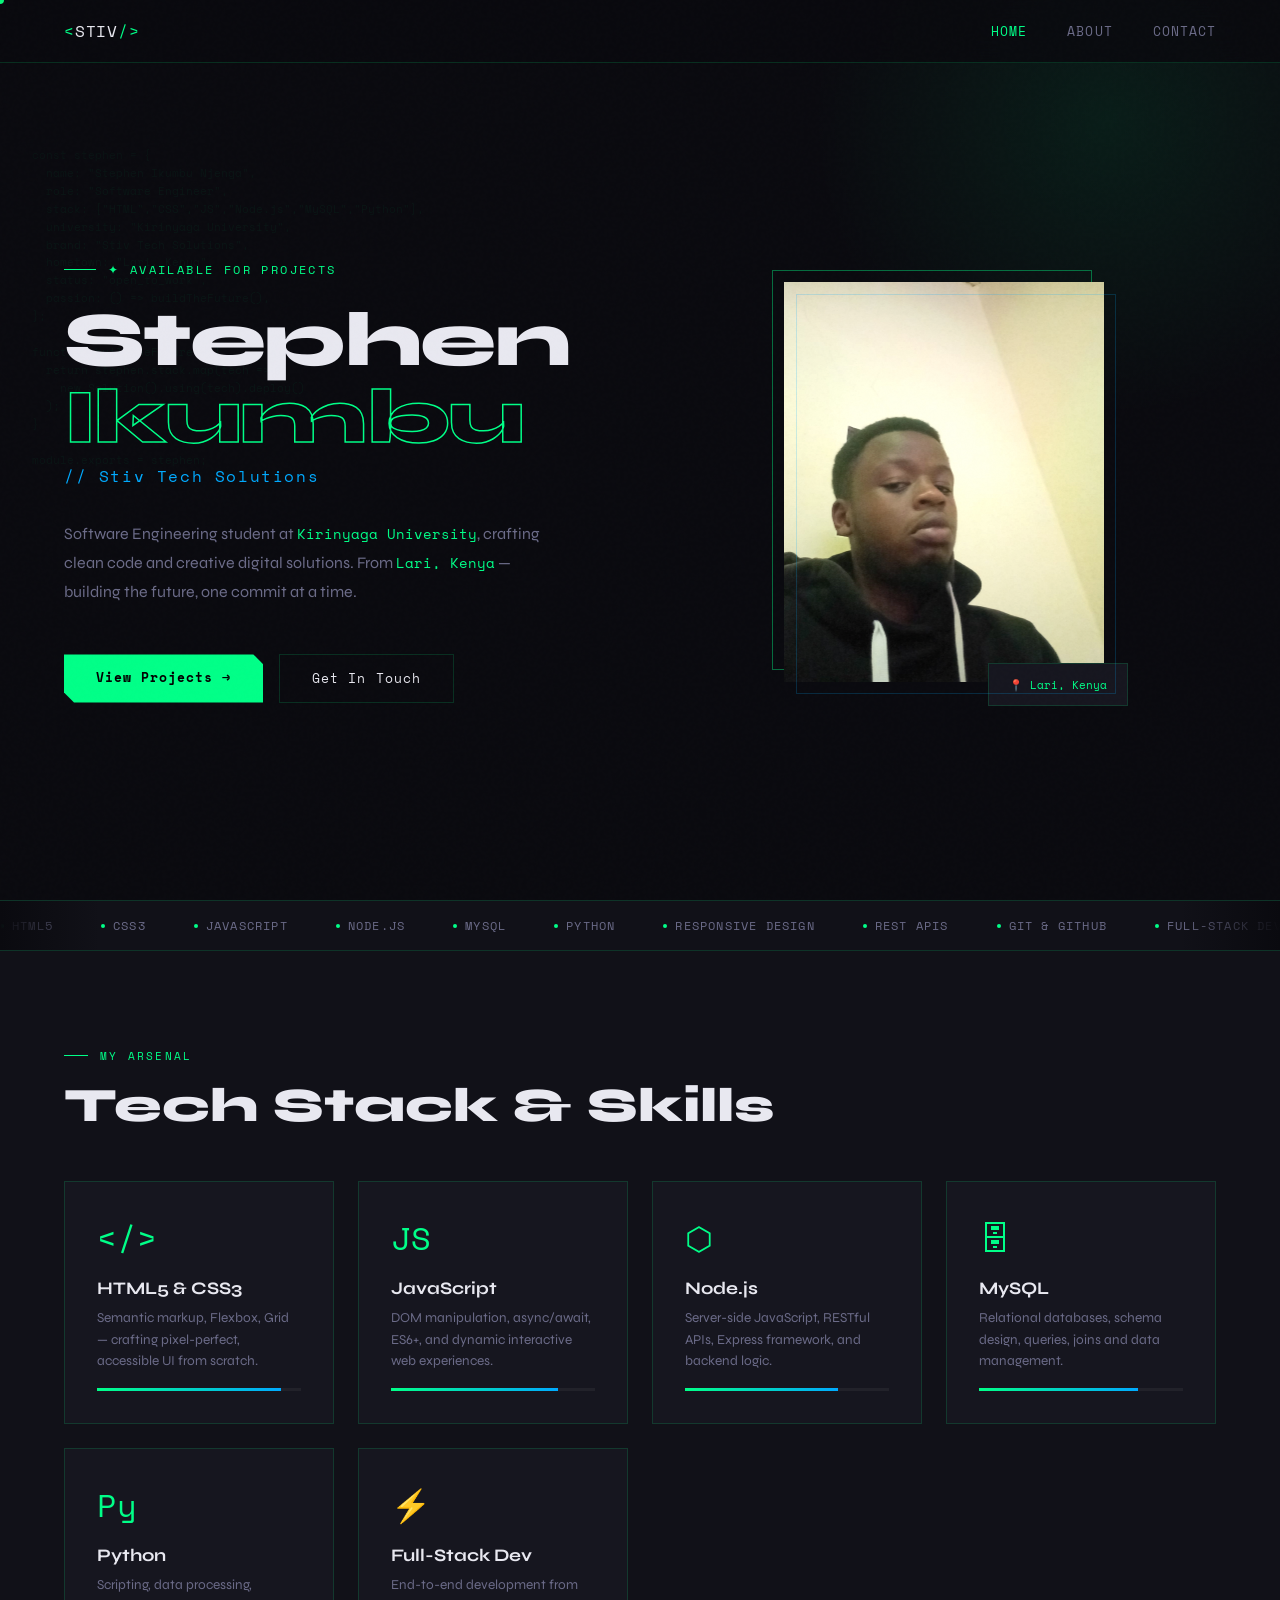
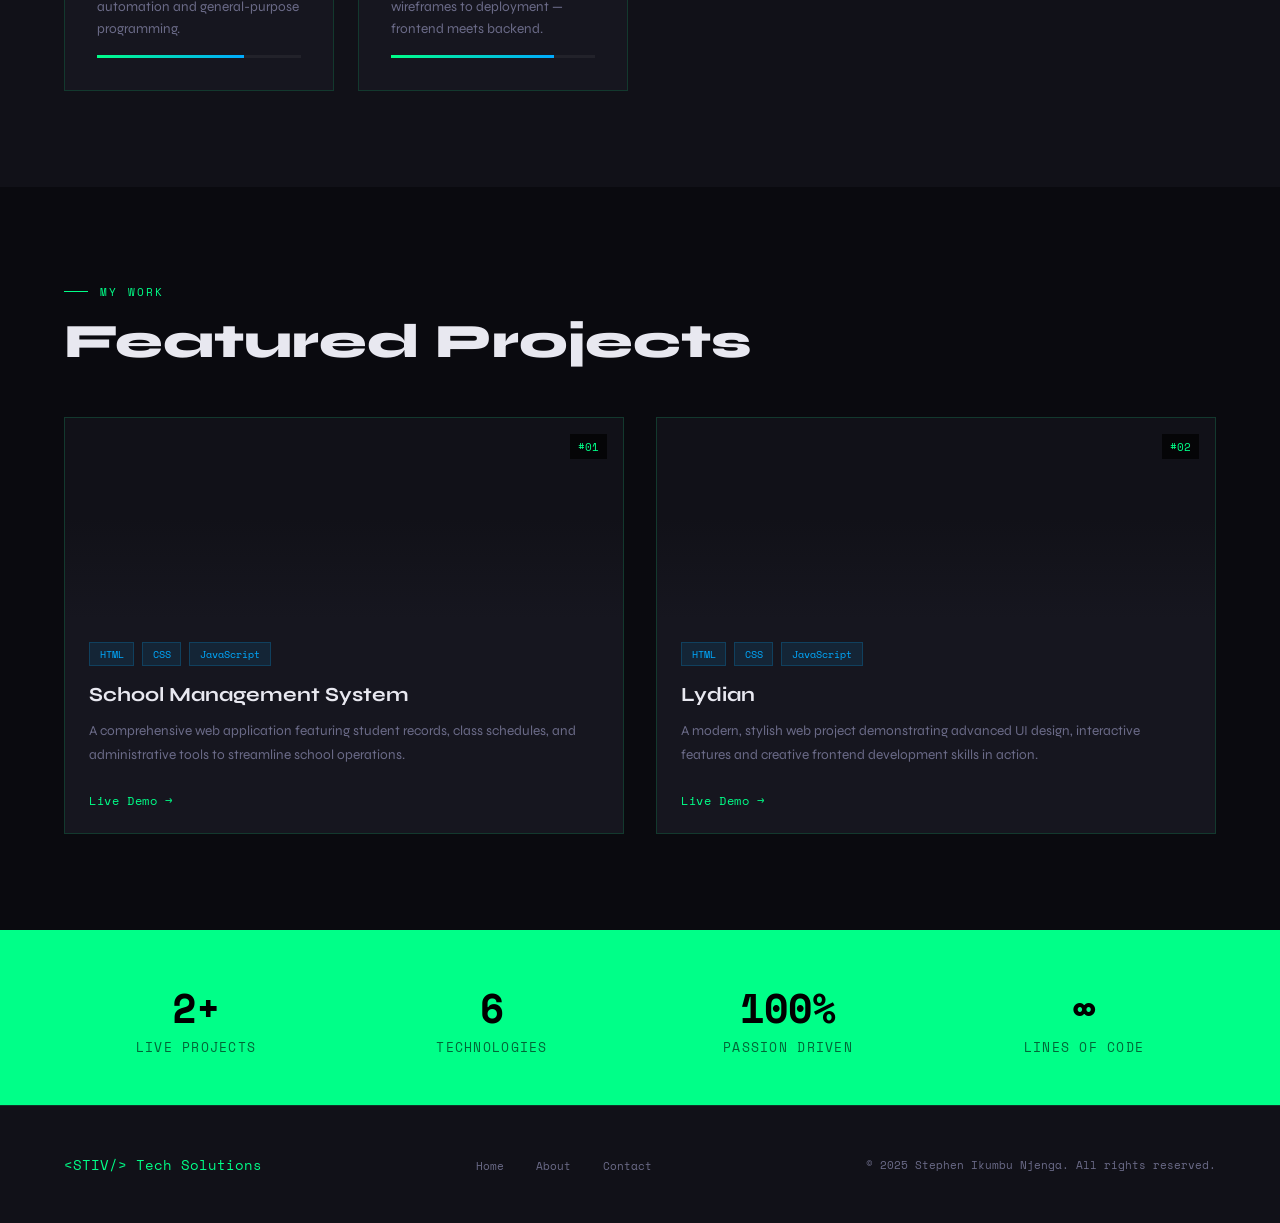
<file: index.html>
<!DOCTYPE html>
<html lang="en">
<head>
  <meta charset="UTF-8"/>
  <meta name="viewport" content="width=device-width, initial-scale=1.0"/>
  <title>Stiv Tech Solutions | Stephen Ikumbu Njenga</title>
  <link rel="preconnect" href="https://fonts.googleapis.com">
  <link href="https://fonts.googleapis.com/css2?family=Space+Mono:wght@400;700&family=Syne:wght@400;600;700;800&display=swap" rel="stylesheet">
  <link rel="stylesheet" href="style.css">
</head>
<body>

  <div class="cursor-dot" id="cursorDot"></div>

  <!-- ════════════════ NAV ════════════════ -->
  <nav id="navbar">
    <a href="index.html" class="nav-logo">&lt;<span>STIV</span>/&gt;</a>
    <button class="hamburger" id="hamburger" aria-label="Toggle Menu">
      <span></span><span></span><span></span>
    </button>
    <ul class="nav-links" id="navLinks">
      <li><a href="index.html" class="active">Home</a></li>
      <li><a href="about.html">About</a></li>
      <li><a href="contact.html">Contact</a></li>
    </ul>
  </nav>

  <!-- ════════════════ HERO ════════════════ -->
  <section class="hero">
    <div class="hero-code-bg" aria-hidden="true">
const stephen = {
  name: "Stephen Ikumbu Njenga",
  role: "Software Engineer",
  stack: ["HTML","CSS","JS","Node.js","MySQL","Python"],
  university: "Kirinyaga University",
  brand: "Stiv Tech Solutions",
  hometown: "Lari, Kenya",
  status: "open_to_work",
  passion: () => buildTheFuture(),
};

function buildTheFuture() {
  return stephen.stack.map(tech =>
    new Solution().using(tech).deploy()
  );
}

module.exports = stephen;
    </div>

    <div class="hero-left">
      <div class="hero-eyebrow">✦ Available for Projects</div>
      <h1 class="hero-name">
        <span class="first">Stephen</span>
        <span class="last">Ikumbu</span>
      </h1>
      <div class="hero-brand">// Stiv Tech Solutions</div>
      <p class="hero-desc">
        Software Engineering student at <em class="hl">Kirinyaga University</em>,
        crafting clean code and creative digital solutions.
        From <em class="hl">Lari, Kenya</em> — building the future, one commit at a time.
      </p>
      <div class="hero-btns">
        <a href="#projects" class="btn-primary">View Projects →</a>
        <a href="contact.html" class="btn-secondary">Get In Touch</a>
      </div>
    </div>

    <div class="hero-right">
      <div class="profile-frame">
        <img src="WhatsApp Image 2026-03-30 at 10.53.13 AM.jpeg" alt="Stephen Ikumbu Njenga" class="profile-photo"/>
        <div class="profile-badge">📍 Lari, Kenya</div>
      </div>
    </div>
  </section>

  <!-- ════════════════ TECH TICKER ════════════════ -->
  <div class="tech-ticker">
    <div class="ticker-track">
      <span class="ticker-item"><span class="dot"></span>HTML5</span>
      <span class="ticker-item"><span class="dot"></span>CSS3</span>
      <span class="ticker-item"><span class="dot"></span>JavaScript</span>
      <span class="ticker-item"><span class="dot"></span>Node.js</span>
      <span class="ticker-item"><span class="dot"></span>MySQL</span>
      <span class="ticker-item"><span class="dot"></span>Python</span>
      <span class="ticker-item"><span class="dot"></span>Responsive Design</span>
      <span class="ticker-item"><span class="dot"></span>REST APIs</span>
      <span class="ticker-item"><span class="dot"></span>Git &amp; GitHub</span>
      <span class="ticker-item"><span class="dot"></span>Full-Stack Dev</span>
      <span class="ticker-item"><span class="dot"></span>HTML5</span>
      <span class="ticker-item"><span class="dot"></span>CSS3</span>
      <span class="ticker-item"><span class="dot"></span>JavaScript</span>
      <span class="ticker-item"><span class="dot"></span>Node.js</span>
      <span class="ticker-item"><span class="dot"></span>MySQL</span>
      <span class="ticker-item"><span class="dot"></span>Python</span>
      <span class="ticker-item"><span class="dot"></span>Responsive Design</span>
      <span class="ticker-item"><span class="dot"></span>REST APIs</span>
      <span class="ticker-item"><span class="dot"></span>Git &amp; GitHub</span>
      <span class="ticker-item"><span class="dot"></span>Full-Stack Dev</span>
    </div>
  </div>

  <!-- ════════════════ SKILLS ════════════════ -->
  <section class="skills-section">
    <div class="section-label">My Arsenal</div>
    <h2 class="section-title">Tech Stack &amp; Skills</h2>
    <div class="skills-grid">
      <div class="skill-card reveal">
        <div class="skill-icon">&lt;/&gt;</div>
        <div class="skill-name">HTML5 &amp; CSS3</div>
        <div class="skill-desc">Semantic markup, Flexbox, Grid — crafting pixel-perfect, accessible UI from scratch.</div>
        <div class="skill-bar-bg"><div class="skill-bar" style="width:90%"></div></div>
      </div>
      <div class="skill-card reveal">
        <div class="skill-icon">JS</div>
        <div class="skill-name">JavaScript</div>
        <div class="skill-desc">DOM manipulation, async/await, ES6+, and dynamic interactive web experiences.</div>
        <div class="skill-bar-bg"><div class="skill-bar" style="width:82%"></div></div>
      </div>
      <div class="skill-card reveal">
        <div class="skill-icon">⬡</div>
        <div class="skill-name">Node.js</div>
        <div class="skill-desc">Server-side JavaScript, RESTful APIs, Express framework, and backend logic.</div>
        <div class="skill-bar-bg"><div class="skill-bar" style="width:75%"></div></div>
      </div>
      <div class="skill-card reveal">
        <div class="skill-icon">🗄</div>
        <div class="skill-name">MySQL</div>
        <div class="skill-desc">Relational databases, schema design, queries, joins and data management.</div>
        <div class="skill-bar-bg"><div class="skill-bar" style="width:78%"></div></div>
      </div>
      <div class="skill-card reveal">
        <div class="skill-icon">Py</div>
        <div class="skill-name">Python</div>
        <div class="skill-desc">Scripting, data processing, automation and general-purpose programming.</div>
        <div class="skill-bar-bg"><div class="skill-bar" style="width:72%"></div></div>
      </div>
      <div class="skill-card reveal">
        <div class="skill-icon">⚡</div>
        <div class="skill-name">Full-Stack Dev</div>
        <div class="skill-desc">End-to-end development from wireframes to deployment — frontend meets backend.</div>
        <div class="skill-bar-bg"><div class="skill-bar" style="width:80%"></div></div>
      </div>
    </div>
  </section>

  <!-- ════════════════ PROJECTS ════════════════ -->
  <section id="projects" class="projects-section">
    <div class="section-label">My Work</div>
    <h2 class="section-title">Featured Projects</h2>
    <div class="projects-grid">
      <div class="project-card reveal">
        <div class="project-preview">
          <iframe src="https://stivcoder.github.io/management-school-/" loading="lazy" title="School Management System" scrolling="no"></iframe>
          <div class="project-preview-overlay"></div>
          <div class="project-number">#01</div>
        </div>
        <div class="project-body">
          <div class="project-tags">
            <span class="tag">HTML</span><span class="tag">CSS</span><span class="tag">JavaScript</span>
          </div>
          <div class="project-title">School Management System</div>
          <p class="project-desc">A comprehensive web application featuring student records, class schedules, and administrative tools to streamline school operations.</p>
          <a href="https://stivcoder.github.io/management-school-/" target="_blank" rel="noopener" class="project-link">Live Demo →</a>
        </div>
      </div>
      <div class="project-card reveal">
        <div class="project-preview">
          <iframe src="https://stivcoder.github.io/lydian/" loading="lazy" title="Lydian" scrolling="no"></iframe>
          <div class="project-preview-overlay"></div>
          <div class="project-number">#02</div>
        </div>
        <div class="project-body">
          <div class="project-tags">
            <span class="tag">HTML</span><span class="tag">CSS</span><span class="tag">JavaScript</span>
          </div>
          <div class="project-title">Lydian</div>
          <p class="project-desc">A modern, stylish web project demonstrating advanced UI design, interactive features and creative frontend development skills in action.</p>
          <a href="https://stivcoder.github.io/lydian/" target="_blank" rel="noopener" class="project-link">Live Demo →</a>
        </div>
      </div>
    </div>
  </section>

  <!-- ════════════════ STATS ════════════════ -->
  <div class="stats-bar">
    <div class="stat-item"><span class="stat-num">2+</span><span class="stat-label">Live Projects</span></div>
    <div class="stat-item"><span class="stat-num">6</span><span class="stat-label">Technologies</span></div>
    <div class="stat-item"><span class="stat-num">100%</span><span class="stat-label">Passion Driven</span></div>
    <div class="stat-item"><span class="stat-num">∞</span><span class="stat-label">Lines of Code</span></div>
  </div>

  <!-- ════════════════ FOOTER ════════════════ -->
  <footer>
    <div class="footer-brand">&lt;STIV/&gt; Tech Solutions</div>
    <ul class="footer-nav">
      <li><a href="index.html">Home</a></li>
      <li><a href="about.html">About</a></li>
      <li><a href="contact.html">Contact</a></li>
    </ul>
    <div class="footer-copy">© 2025 Stephen Ikumbu Njenga. All rights reserved.</div>
  </footer>

  <script src="main.js"></script>
</body>
</html>
</file>
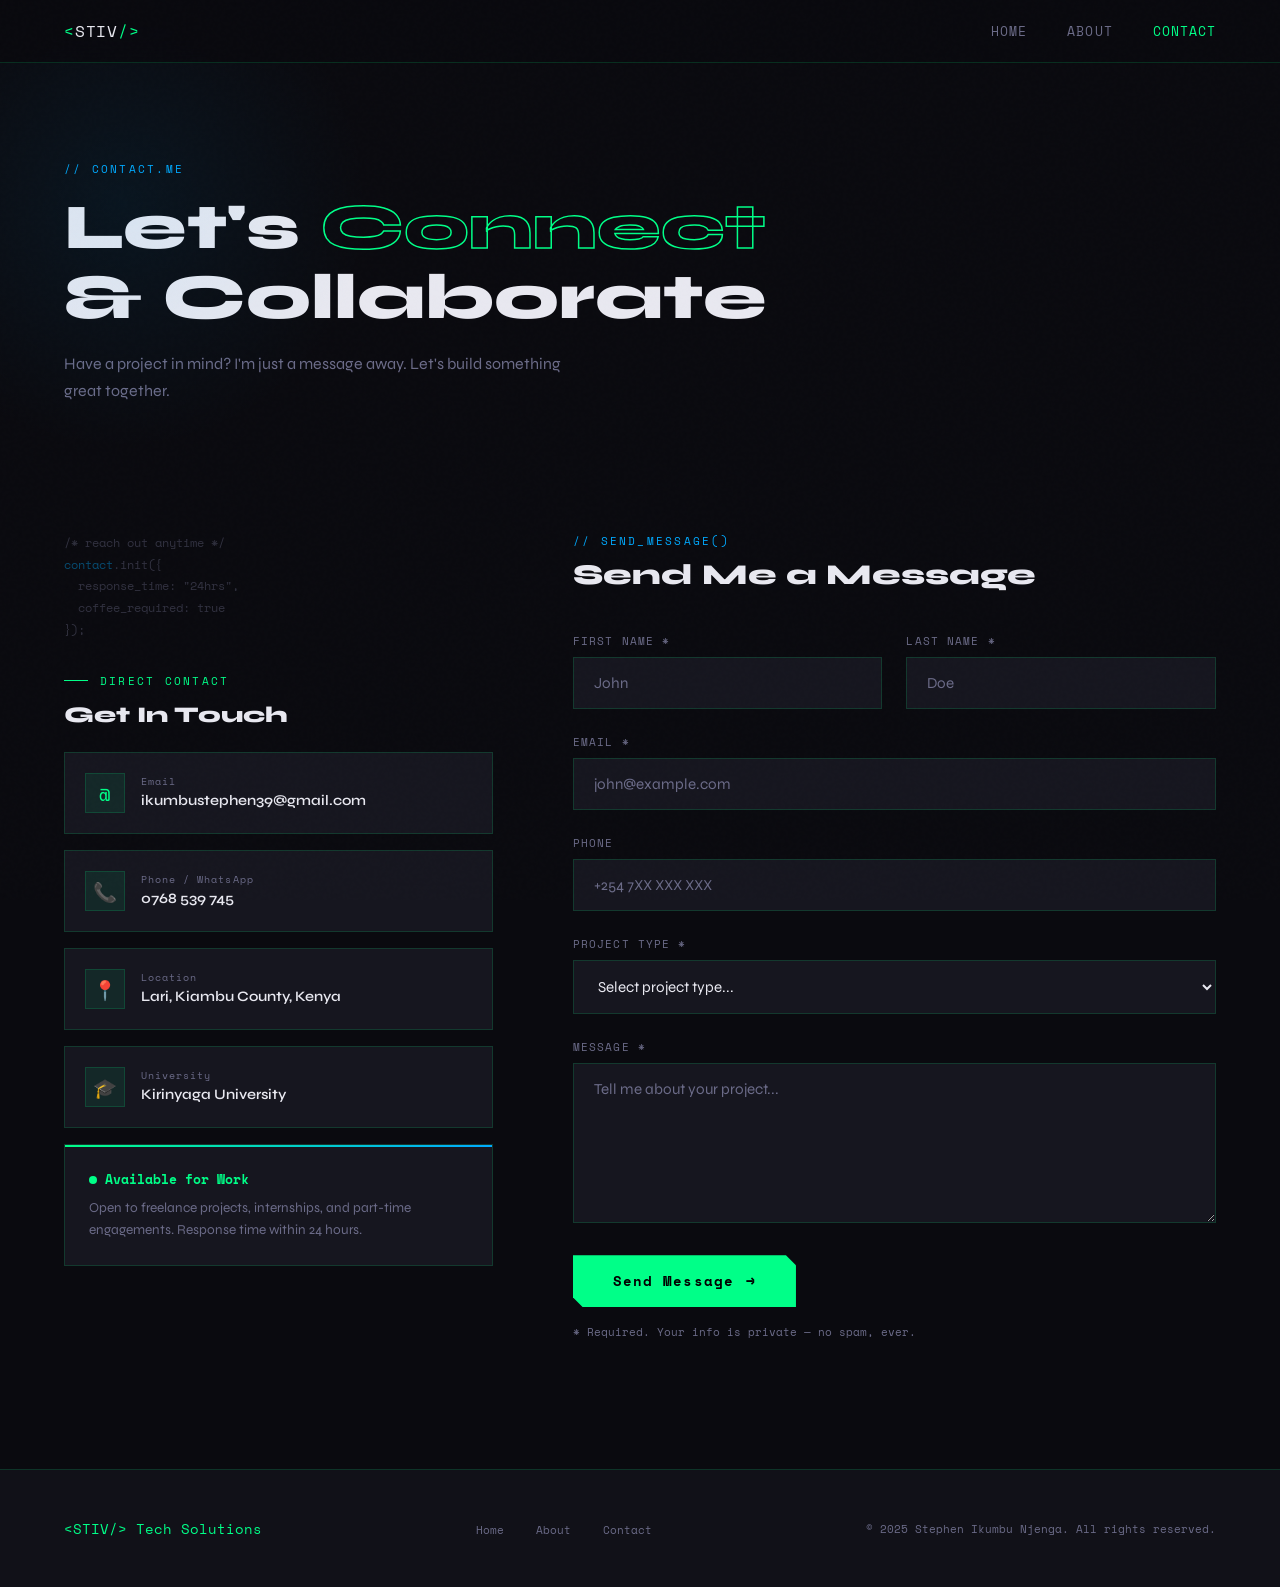
<file: contact.html>
<!DOCTYPE html>
<html lang="en">
<head>
  <meta charset="UTF-8"/>
  <meta name="viewport" content="width=device-width, initial-scale=1.0"/>
  <title>Contact | Stiv Tech Solutions</title>
  <link rel="preconnect" href="https://fonts.googleapis.com">
  <link href="https://fonts.googleapis.com/css2?family=Space+Mono:wght@400;700&family=Syne:wght@400;600;700;800&display=swap" rel="stylesheet">
  <link rel="stylesheet" href="style.css">
</head>
<body>
  <nav id="navbar">
    <a href="index.html" class="nav-logo">&lt;<span>STIV</span>/&gt;</a>
    <button class="hamburger" id="hamburger"><span></span><span></span><span></span></button>
    <ul class="nav-links" id="navLinks">
      <li><a href="index.html">Home</a></li>
      <li><a href="about.html">About</a></li>
      <li><a href="contact.html" class="active">Contact</a></li>
    </ul>
  </nav>

  <div class="page-header">
    <div class="page-label">// contact.me</div>
    <h1 class="page-title">Let's <span>Connect</span><br>&amp; Collaborate</h1>
    <p class="page-sub">Have a project in mind? I'm just a message away. Let's build something great together.</p>
  </div>

  <div class="contact-layout">
    <!-- LEFT -->
    <div class="contact-info reveal">
      <div class="code-comment">/* reach out anytime */<br><span>contact</span>.init({<br>&nbsp;&nbsp;response_time: "24hrs",<br>&nbsp;&nbsp;coffee_required: true<br>});</div>

      <div class="info-block">
        <div class="info-label">Direct Contact</div>
        <div class="info-title">Get In Touch</div>
        <a href="mailto:ikumbustephen39@gmail.com" class="contact-card">
          <div class="cc-icon">@</div>
          <div class="cc-body"><div class="cc-label">Email</div><div class="cc-value">ikumbustephen39@gmail.com</div></div>
        </a>
        <a href="tel:+254768539745" class="contact-card">
          <div class="cc-icon">📞</div>
          <div class="cc-body"><div class="cc-label">Phone / WhatsApp</div><div class="cc-value">0768 539 745</div></div>
        </a>
        <div class="contact-card">
          <div class="cc-icon">📍</div>
          <div class="cc-body"><div class="cc-label">Location</div><div class="cc-value">Lari, Kiambu County, Kenya</div></div>
        </div>
        <div class="contact-card">
          <div class="cc-icon">🎓</div>
          <div class="cc-body"><div class="cc-label">University</div><div class="cc-value">Kirinyaga University</div></div>
        </div>
      </div>

      <div class="availability">
        <div><span class="avail-dot"></span><span class="avail-status">Available for Work</span></div>
        <p class="avail-desc">Open to freelance projects, internships, and part-time engagements. Response time within 24 hours.</p>
      </div>
    </div>

    <!-- RIGHT -->
    <div class="contact-form-wrap reveal">
      <div class="form-header">
        <div class="form-header-label">// send_message()</div>
        <h2 class="form-header-title">Send Me a Message</h2>
      </div>

      <form id="contactForm" onsubmit="handleSubmit(event)">
        <div class="form-grid">
          <div class="form-field"><label for="firstName">First Name *</label><input type="text" id="firstName" placeholder="John" required/></div>
          <div class="form-field"><label for="lastName">Last Name *</label><input type="text" id="lastName" placeholder="Doe" required/></div>
          <div class="form-field full"><label for="email">Email *</label><input type="email" id="email" placeholder="john@example.com" required/></div>
          <div class="form-field full"><label for="phone">Phone</label><input type="tel" id="phone" placeholder="+254 7XX XXX XXX"/></div>
          <div class="form-field full">
            <label for="subject">Project Type *</label>
            <select id="subject" required>
              <option value="" disabled selected>Select project type...</option>
              <option>Website Development</option>
              <option>Web Application</option>
              <option>Backend / API Development</option>
              <option>Database Design (MySQL)</option>
              <option>Python Scripting / Automation</option>
              <option>Other / General Inquiry</option>
            </select>
          </div>
          <div class="form-field full"><label for="message">Message *</label><textarea id="message" placeholder="Tell me about your project..." required></textarea></div>
        </div>
        <div class="form-submit">
          <button type="submit" class="btn-submit" id="submitBtn"><span>Send Message</span><span>→</span></button>
          <p class="form-note">* Required. Your info is private — no spam, ever.</p>
        </div>
      </form>

      <div class="form-success" id="formSuccess">
        <div class="success-icon">✅</div>
        <div class="success-title">Message Sent!</div>
        <p class="success-msg">Thanks for reaching out! I'll reply within 24 hours.<br>Check out my <a href="index.html#projects">projects</a> in the meantime.</p>
      </div>
    </div>
  </div>

  <footer>
    <div class="footer-brand">&lt;STIV/&gt; Tech Solutions</div>
    <ul class="footer-nav">
      <li><a href="index.html">Home</a></li>
      <li><a href="about.html">About</a></li>
      <li><a href="contact.html">Contact</a></li>
    </ul>
    <div class="footer-copy">© 2025 Stephen Ikumbu Njenga. All rights reserved.</div>
  </footer>
  <script src="main.js"></script>
</body>
</html>
</file>
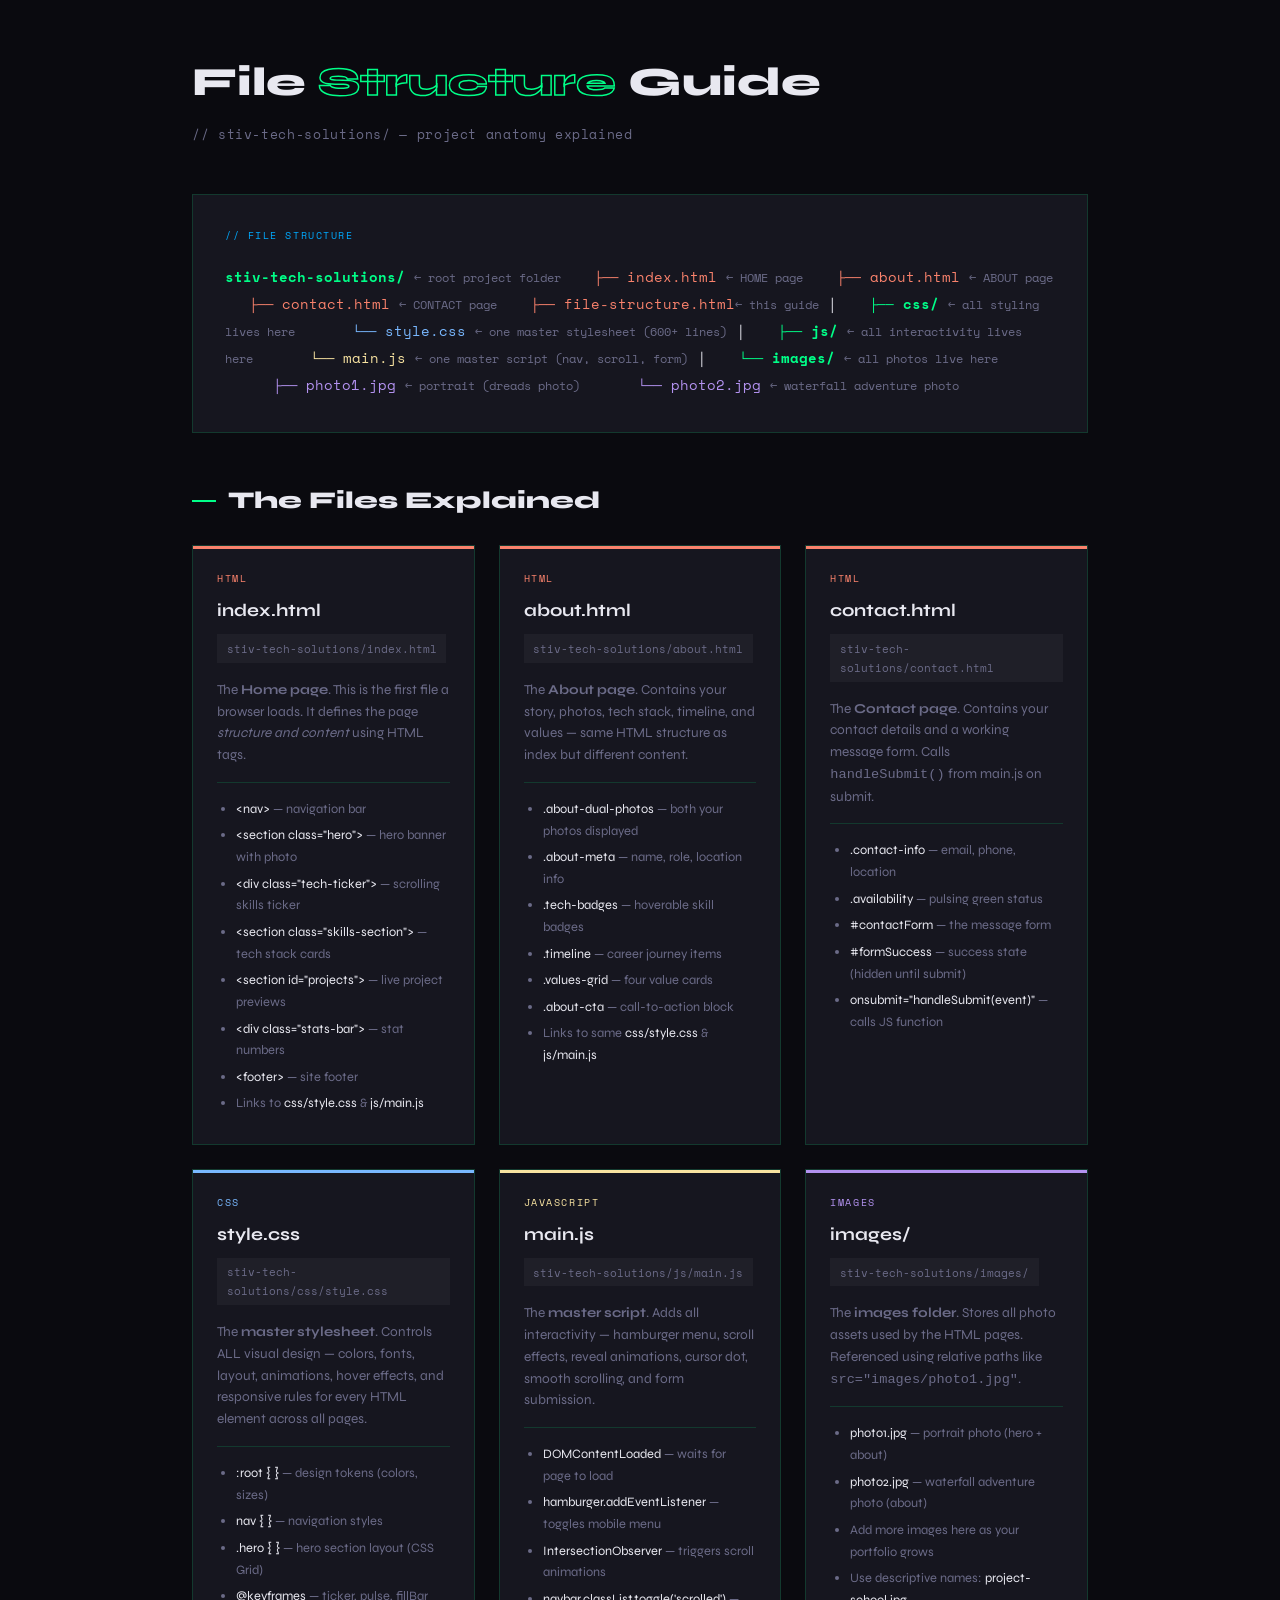
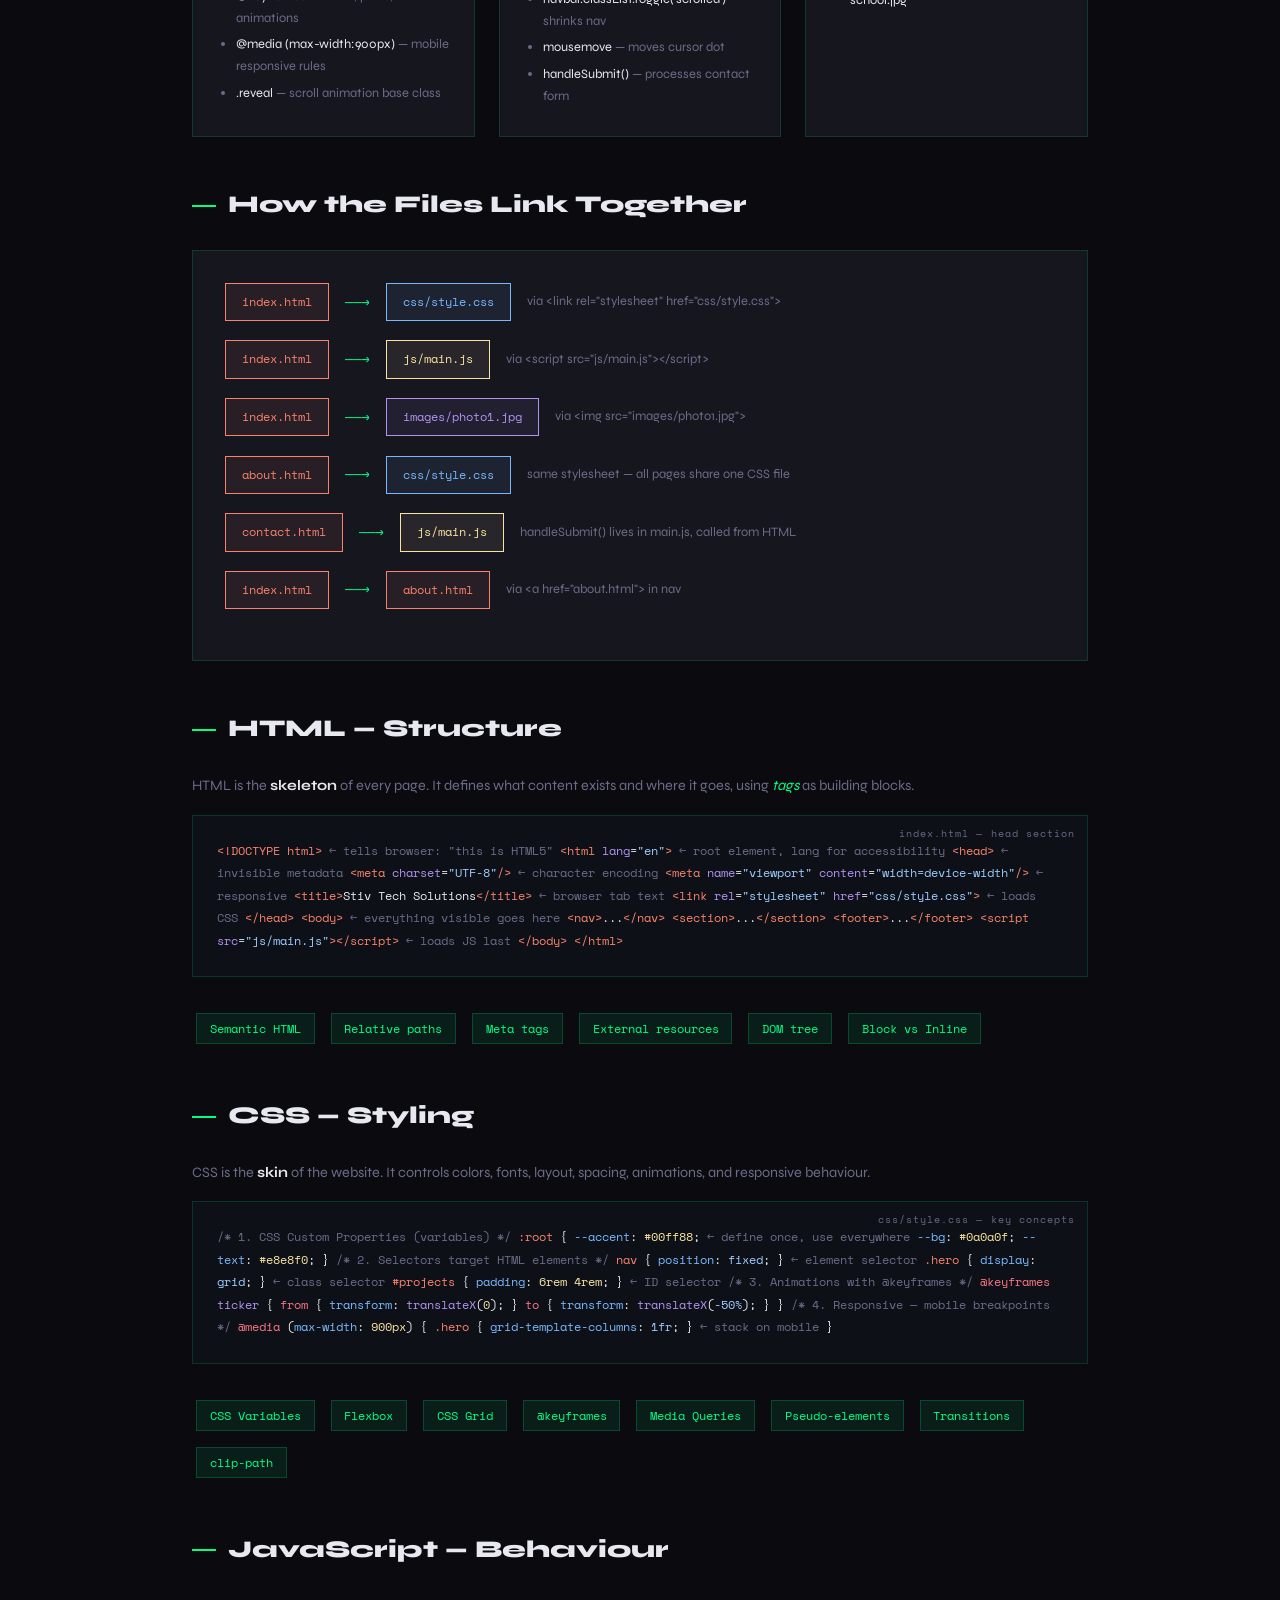
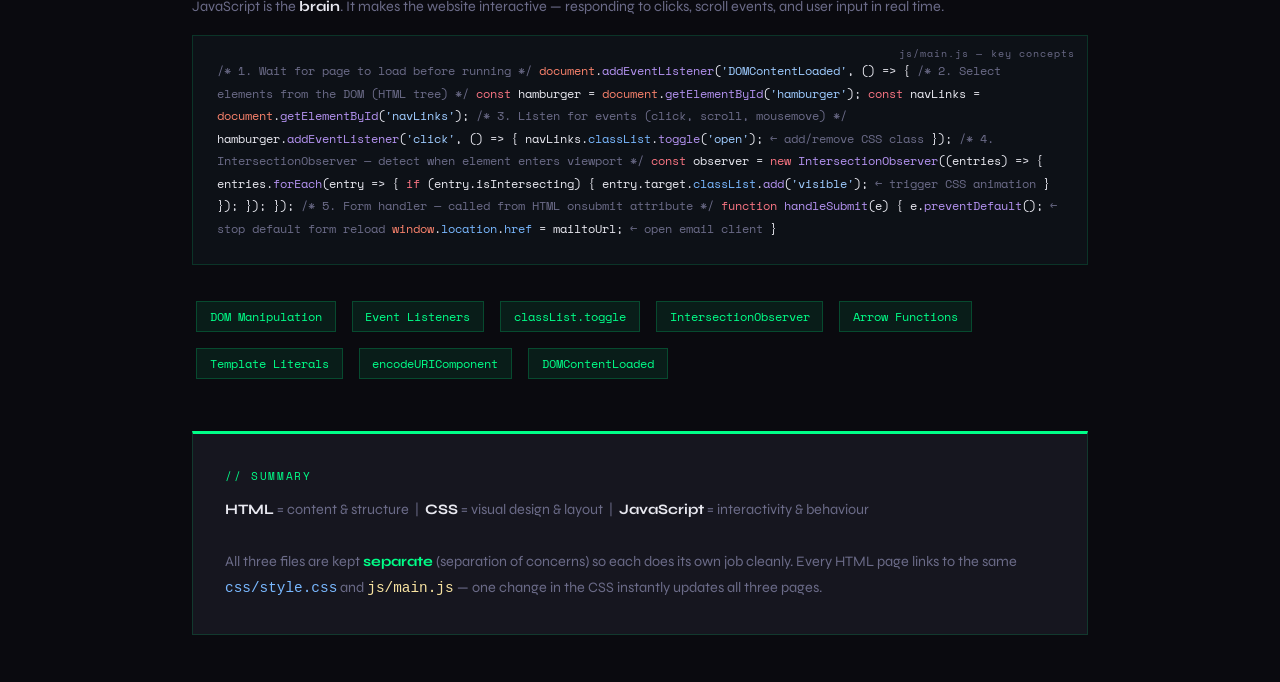
<file: file-structure.html>
<!DOCTYPE html>
<html lang="en">
<head>
  <meta charset="UTF-8"/>
  <meta name="viewport" content="width=device-width, initial-scale=1.0"/>
  <title>File Structure Guide | Stiv Tech Solutions</title>
  <link href="https://fonts.googleapis.com/css2?family=Space+Mono:wght@400;700&family=Syne:wght@400;700;800&display=swap" rel="stylesheet">
  <style>
    :root{--bg:#0a0a0f;--surface:#111118;--card:#16161f;--accent:#00ff88;--accent2:#0af;--accent3:#ff6b35;--text:#e8e8f0;--muted:#6b6b88;--border:rgba(0,255,136,0.15);}
    *{margin:0;padding:0;box-sizing:border-box;}
    body{background:var(--bg);color:var(--text);font-family:'Syne',sans-serif;padding:3rem 2rem;max-width:960px;margin:0 auto;line-height:1.7;}
    h1{font-size:2.5rem;font-weight:800;margin-bottom:.5rem;}
    h1 span{-webkit-text-stroke:1.5px var(--accent);color:transparent;}
    .sub{font-family:'Space Mono',monospace;font-size:.8rem;color:var(--muted);margin-bottom:3rem;letter-spacing:.05em;}

    /* Tree */
    .tree-wrap{background:var(--card);border:1px solid var(--border);padding:2rem;margin-bottom:3rem;overflow-x:auto;position:relative;}
    .tree-wrap::before{content:'// FILE STRUCTURE';font-family:'Space Mono',monospace;font-size:.65rem;color:var(--accent2);letter-spacing:.15em;display:block;margin-bottom:1.2rem;}
    .tree{font-family:'Space Mono',monospace;font-size:.85rem;line-height:2;}
    .tree .folder{color:var(--accent);font-weight:700;}
    .tree .file-html{color:#f9826c;}
    .tree .file-css {color:#79b8ff;}
    .tree .file-js  {color:#f8e3a1;}
    .tree .file-img {color:#b392f0;}
    .tree .comment  {color:var(--muted);font-size:.75rem;}
    .tree .indent1{padding-left:1.5rem;}
    .tree .indent2{padding-left:3rem;}
    .tree .indent3{padding-left:4.5rem;}

    /* Sections */
    h2{font-size:1.5rem;font-weight:800;margin:3rem 0 1.5rem;display:flex;align-items:center;gap:.75rem;}
    h2::before{content:'';display:inline-block;width:1.5rem;height:2px;background:var(--accent);}

    /* File cards grid */
    .files-grid{display:grid;grid-template-columns:repeat(auto-fit,minmax(280px,1fr));gap:1.5rem;margin-bottom:3rem;}
    .file-card{background:var(--card);border:1px solid var(--border);padding:1.5rem;position:relative;overflow:hidden;transition:all .3s;}
    .file-card:hover{border-color:rgba(0,255,136,.4);transform:translateY(-3px);}
    .file-card::before{content:'';position:absolute;top:0;left:0;right:0;height:3px;}
    .file-card.html::before{background:#f9826c;}
    .file-card.css::before{background:#79b8ff;}
    .file-card.js::before{background:#f8e3a1;}
    .file-card.img::before{background:#b392f0;}
    .fc-type{font-family:'Space Mono',monospace;font-size:.65rem;letter-spacing:.15em;text-transform:uppercase;margin-bottom:.5rem;}
    .file-card.html .fc-type{color:#f9826c;}
    .file-card.css  .fc-type{color:#79b8ff;}
    .file-card.js   .fc-type{color:#f8e3a1;}
    .file-card.img  .fc-type{color:#b392f0;}
    .fc-name{font-size:1.1rem;font-weight:700;margin-bottom:.5rem;}
    .fc-path{font-family:'Space Mono',monospace;font-size:.7rem;color:var(--muted);margin-bottom:1rem;background:rgba(255,255,255,.04);padding:.3rem .6rem;display:inline-block;}
    .fc-role{font-size:.85rem;color:var(--muted);margin-bottom:1rem;line-height:1.6;}
    .fc-details{border-top:1px solid var(--border);padding-top:1rem;margin-top:1rem;}
    .fc-details li{font-size:.8rem;color:var(--muted);margin-left:1.2rem;margin-bottom:.3rem;}
    .fc-details li span{color:var(--text);}

    /* How they link */
    .link-diagram{background:var(--card);border:1px solid var(--border);padding:2rem;margin-bottom:3rem;}
    .ld-row{display:flex;align-items:center;gap:1rem;margin-bottom:1.2rem;flex-wrap:wrap;}
    .ld-box{font-family:'Space Mono',monospace;font-size:.75rem;padding:.5rem 1rem;border:1px solid;white-space:nowrap;}
    .ld-box.html{color:#f9826c;border-color:#f9826c;background:rgba(249,130,108,.08);}
    .ld-box.css {color:#79b8ff;border-color:#79b8ff;background:rgba(121,184,255,.08);}
    .ld-box.js  {color:#f8e3a1;border-color:#f8e3a1;background:rgba(248,227,161,.08);}
    .ld-box.img {color:#b392f0;border-color:#b392f0;background:rgba(179,146,240,.08);}
    .ld-arrow{color:var(--accent);font-family:'Space Mono',monospace;font-size:.85rem;}
    .ld-note{font-size:.8rem;color:var(--muted);}

    /* Code snippets */
    .code-block{background:#0d1117;border:1px solid var(--border);padding:1.5rem;font-family:'Space Mono',monospace;font-size:.78rem;line-height:1.8;overflow-x:auto;margin:1rem 0 2rem;position:relative;}
    .code-block .tag{color:#f9826c;}
    .code-block .attr{color:#b392f0;}
    .code-block .val{color:#9ecbff;}
    .code-block .comment{color:var(--muted);}
    .code-block .fn{color:#b392f0;}
    .code-block .str{color:#9ecbff;}
    .code-block .kw{color:#f97583;}
    .code-block .prop{color:#79b8ff;}
    .code-block .num{color:#f8e3a1;}
    .cb-label{position:absolute;top:.5rem;right:.75rem;font-size:.65rem;color:var(--muted);letter-spacing:.1em;}

    /* Concept pill */
    .concept{display:inline-flex;align-items:center;gap:.5rem;background:rgba(0,255,136,.08);border:1px solid rgba(0,255,136,.2);padding:.3rem .8rem;font-family:'Space Mono',monospace;font-size:.72rem;color:var(--accent);margin:.25rem;}

    @media(max-width:600px){body{padding:2rem 1rem;} .files-grid{grid-template-columns:1fr;}}
  </style>
</head>
<body>

  <h1>File <span>Structure</span> Guide</h1>
  <div class="sub">// stiv-tech-solutions/ — project anatomy explained</div>

  <!-- TREE -->
  <div class="tree-wrap">
    <div class="tree">
<span class="folder">stiv-tech-solutions/</span>          <span class="comment">← root project folder</span>
<span class="indent1 file-html">├── index.html</span>        <span class="comment">← HOME page</span>
<span class="indent1 file-html">├── about.html</span>        <span class="comment">← ABOUT page</span>
<span class="indent1 file-html">├── contact.html</span>      <span class="comment">← CONTACT page</span>
<span class="indent1 file-html">├── file-structure.html</span><span class="comment">← this guide</span>
│
<span class="indent1 folder">├── css/</span>               <span class="comment">← all styling lives here</span>
<span class="indent2 file-css">└── style.css</span>         <span class="comment">← one master stylesheet (600+ lines)</span>
│
<span class="indent1 folder">├── js/</span>                <span class="comment">← all interactivity lives here</span>
<span class="indent2 file-js">└── main.js</span>           <span class="comment">← one master script (nav, scroll, form)</span>
│
<span class="indent1 folder">└── images/</span>            <span class="comment">← all photos live here</span>
<span class="indent2 file-img">├── photo1.jpg</span>        <span class="comment">← portrait (dreads photo)</span>
<span class="indent2 file-img">└── photo2.jpg</span>        <span class="comment">← waterfall adventure photo</span>
    </div>
  </div>

  <!-- FILE CARDS -->
  <h2>The Files Explained</h2>
  <div class="files-grid">

    <!-- index.html -->
    <div class="file-card html">
      <div class="fc-type">HTML</div>
      <div class="fc-name">index.html</div>
      <div class="fc-path">stiv-tech-solutions/index.html</div>
      <div class="fc-role">The <strong>Home page</strong>. This is the first file a browser loads. It defines the page <em>structure and content</em> using HTML tags.</div>
      <div class="fc-details">
        <ul>
          <li><span>&lt;nav&gt;</span> — navigation bar</li>
          <li><span>&lt;section class="hero"&gt;</span> — hero banner with photo</li>
          <li><span>&lt;div class="tech-ticker"&gt;</span> — scrolling skills ticker</li>
          <li><span>&lt;section class="skills-section"&gt;</span> — tech stack cards</li>
          <li><span>&lt;section id="projects"&gt;</span> — live project previews</li>
          <li><span>&lt;div class="stats-bar"&gt;</span> — stat numbers</li>
          <li><span>&lt;footer&gt;</span> — site footer</li>
          <li>Links to <span>css/style.css</span> &amp; <span>js/main.js</span></li>
        </ul>
      </div>
    </div>

    <!-- about.html -->
    <div class="file-card html">
      <div class="fc-type">HTML</div>
      <div class="fc-name">about.html</div>
      <div class="fc-path">stiv-tech-solutions/about.html</div>
      <div class="fc-role">The <strong>About page</strong>. Contains your story, photos, tech stack, timeline, and values — same HTML structure as index but different content.</div>
      <div class="fc-details">
        <ul>
          <li><span>.about-dual-photos</span> — both your photos displayed</li>
          <li><span>.about-meta</span> — name, role, location info</li>
          <li><span>.tech-badges</span> — hoverable skill badges</li>
          <li><span>.timeline</span> — career journey items</li>
          <li><span>.values-grid</span> — four value cards</li>
          <li><span>.about-cta</span> — call-to-action block</li>
          <li>Links to same <span>css/style.css</span> &amp; <span>js/main.js</span></li>
        </ul>
      </div>
    </div>

    <!-- contact.html -->
    <div class="file-card html">
      <div class="fc-type">HTML</div>
      <div class="fc-name">contact.html</div>
      <div class="fc-path">stiv-tech-solutions/contact.html</div>
      <div class="fc-role">The <strong>Contact page</strong>. Contains your contact details and a working message form. Calls <code>handleSubmit()</code> from main.js on submit.</div>
      <div class="fc-details">
        <ul>
          <li><span>.contact-info</span> — email, phone, location</li>
          <li><span>.availability</span> — pulsing green status</li>
          <li><span>#contactForm</span> — the message form</li>
          <li><span>#formSuccess</span> — success state (hidden until submit)</li>
          <li><span>onsubmit="handleSubmit(event)"</span> — calls JS function</li>
        </ul>
      </div>
    </div>

    <!-- style.css -->
    <div class="file-card css">
      <div class="fc-type">CSS</div>
      <div class="fc-name">style.css</div>
      <div class="fc-path">stiv-tech-solutions/css/style.css</div>
      <div class="fc-role">The <strong>master stylesheet</strong>. Controls ALL visual design — colors, fonts, layout, animations, hover effects, and responsive rules for every HTML element across all pages.</div>
      <div class="fc-details">
        <ul>
          <li><span>:root { }</span> — design tokens (colors, sizes)</li>
          <li><span>nav { }</span> — navigation styles</li>
          <li><span>.hero { }</span> — hero section layout (CSS Grid)</li>
          <li><span>@keyframes</span> — ticker, pulse, fillBar animations</li>
          <li><span>@media (max-width:900px)</span> — mobile responsive rules</li>
          <li><span>.reveal</span> — scroll animation base class</li>
        </ul>
      </div>
    </div>

    <!-- main.js -->
    <div class="file-card js">
      <div class="fc-type">JavaScript</div>
      <div class="fc-name">main.js</div>
      <div class="fc-path">stiv-tech-solutions/js/main.js</div>
      <div class="fc-role">The <strong>master script</strong>. Adds all interactivity — hamburger menu, scroll effects, reveal animations, cursor dot, smooth scrolling, and form submission.</div>
      <div class="fc-details">
        <ul>
          <li><span>DOMContentLoaded</span> — waits for page to load</li>
          <li><span>hamburger.addEventListener</span> — toggles mobile menu</li>
          <li><span>IntersectionObserver</span> — triggers scroll animations</li>
          <li><span>navbar.classList.toggle('scrolled')</span> — shrinks nav</li>
          <li><span>mousemove</span> — moves cursor dot</li>
          <li><span>handleSubmit()</span> — processes contact form</li>
        </ul>
      </div>
    </div>

    <!-- images/ -->
    <div class="file-card img">
      <div class="fc-type">Images</div>
      <div class="fc-name">images/</div>
      <div class="fc-path">stiv-tech-solutions/images/</div>
      <div class="fc-role">The <strong>images folder</strong>. Stores all photo assets used by the HTML pages. Referenced using relative paths like <code>src="images/photo1.jpg"</code>.</div>
      <div class="fc-details">
        <ul>
          <li><span>photo1.jpg</span> — portrait photo (hero + about)</li>
          <li><span>photo2.jpg</span> — waterfall adventure photo (about)</li>
          <li>Add more images here as your portfolio grows</li>
          <li>Use descriptive names: <span>project-school.jpg</span></li>
        </ul>
      </div>
    </div>

  </div><!-- /files-grid -->

  <!-- HOW THEY LINK TOGETHER -->
  <h2>How the Files Link Together</h2>
  <div class="link-diagram">

    <div class="ld-row">
      <div class="ld-box html">index.html</div>
      <span class="ld-arrow">──→</span>
      <div class="ld-box css">css/style.css</div>
      <span class="ld-note">via &lt;link rel="stylesheet" href="css/style.css"&gt;</span>
    </div>

    <div class="ld-row">
      <div class="ld-box html">index.html</div>
      <span class="ld-arrow">──→</span>
      <div class="ld-box js">js/main.js</div>
      <span class="ld-note">via &lt;script src="js/main.js"&gt;&lt;/script&gt;</span>
    </div>

    <div class="ld-row">
      <div class="ld-box html">index.html</div>
      <span class="ld-arrow">──→</span>
      <div class="ld-box img">images/photo1.jpg</div>
      <span class="ld-note">via &lt;img src="images/photo1.jpg"&gt;</span>
    </div>

    <div class="ld-row">
      <div class="ld-box html">about.html</div>
      <span class="ld-arrow">──→</span>
      <div class="ld-box css">css/style.css</div>
      <span class="ld-note">same stylesheet — all pages share one CSS file</span>
    </div>

    <div class="ld-row">
      <div class="ld-box html">contact.html</div>
      <span class="ld-arrow">──→</span>
      <div class="ld-box js">js/main.js</div>
      <span class="ld-note">handleSubmit() lives in main.js, called from HTML</span>
    </div>

    <div class="ld-row">
      <div class="ld-box html">index.html</div>
      <span class="ld-arrow">──→</span>
      <div class="ld-box html">about.html</div>
      <span class="ld-note">via &lt;a href="about.html"&gt; in nav</span>
    </div>

  </div>

  <!-- HTML EXPLAINED -->
  <h2>HTML — Structure</h2>
  <p style="color:var(--muted);font-size:.9rem;margin-bottom:1rem;">HTML is the <strong style="color:var(--text)">skeleton</strong> of every page. It defines what content exists and where it goes, using <em style="color:var(--accent)">tags</em> as building blocks.</p>

  <div class="code-block">
    <span class="cb-label">index.html — head section</span>
<span class="tag">&lt;!DOCTYPE html&gt;</span>   <span class="comment">← tells browser: "this is HTML5"</span>
<span class="tag">&lt;html</span> <span class="attr">lang</span>=<span class="val">"en"</span><span class="tag">&gt;</span>   <span class="comment">← root element, lang for accessibility</span>
  <span class="tag">&lt;head&gt;</span>            <span class="comment">← invisible metadata</span>
    <span class="tag">&lt;meta</span> <span class="attr">charset</span>=<span class="val">"UTF-8"</span><span class="tag">/&gt;</span>          <span class="comment">← character encoding</span>
    <span class="tag">&lt;meta</span> <span class="attr">name</span>=<span class="val">"viewport"</span> <span class="attr">content</span>=<span class="val">"width=device-width"</span><span class="tag">/&gt;</span>  <span class="comment">← responsive</span>
    <span class="tag">&lt;title&gt;</span>Stiv Tech Solutions<span class="tag">&lt;/title&gt;</span>   <span class="comment">← browser tab text</span>
    <span class="tag">&lt;link</span> <span class="attr">rel</span>=<span class="val">"stylesheet"</span> <span class="attr">href</span>=<span class="val">"css/style.css"</span><span class="tag">&gt;</span>  <span class="comment">← loads CSS</span>
  <span class="tag">&lt;/head&gt;</span>
  <span class="tag">&lt;body&gt;</span>            <span class="comment">← everything visible goes here</span>
    <span class="tag">&lt;nav&gt;</span>...<span class="tag">&lt;/nav&gt;</span>
    <span class="tag">&lt;section&gt;</span>...<span class="tag">&lt;/section&gt;</span>
    <span class="tag">&lt;footer&gt;</span>...<span class="tag">&lt;/footer&gt;</span>
    <span class="tag">&lt;script</span> <span class="attr">src</span>=<span class="val">"js/main.js"</span><span class="tag">&gt;&lt;/script&gt;</span>  <span class="comment">← loads JS last</span>
  <span class="tag">&lt;/body&gt;</span>
<span class="tag">&lt;/html&gt;</span>
  </div>

  <div style="display:flex;flex-wrap:wrap;gap:.5rem;margin-bottom:2rem;">
    <span class="concept">Semantic HTML</span>
    <span class="concept">Relative paths</span>
    <span class="concept">Meta tags</span>
    <span class="concept">External resources</span>
    <span class="concept">DOM tree</span>
    <span class="concept">Block vs Inline</span>
  </div>

  <!-- CSS EXPLAINED -->
  <h2>CSS — Styling</h2>
  <p style="color:var(--muted);font-size:.9rem;margin-bottom:1rem;">CSS is the <strong style="color:var(--text)">skin</strong> of the website. It controls colors, fonts, layout, spacing, animations, and responsive behaviour.</p>

  <div class="code-block">
    <span class="cb-label">css/style.css — key concepts</span>
<span class="comment">/* 1. CSS Custom Properties (variables) */</span>
<span class="tag">:root</span> {
  <span class="prop">--accent</span>: <span class="num">#00ff88</span>;   <span class="comment">← define once, use everywhere</span>
  <span class="prop">--bg</span>:     <span class="num">#0a0a0f</span>;
  <span class="prop">--text</span>:   <span class="num">#e8e8f0</span>;
}

<span class="comment">/* 2. Selectors target HTML elements */</span>
<span class="tag">nav</span> { <span class="prop">position</span>: <span class="val">fixed</span>; }           <span class="comment">← element selector</span>
<span class="tag">.hero</span> { <span class="prop">display</span>: <span class="val">grid</span>; }          <span class="comment">← class selector</span>
<span class="tag">#projects</span> { <span class="prop">padding</span>: <span class="num">6rem 4rem</span>; } <span class="comment">← ID selector</span>

<span class="comment">/* 3. Animations with @keyframes */</span>
<span class="kw">@keyframes</span> <span class="fn">ticker</span> {
  <span class="kw">from</span> { <span class="prop">transform</span>: <span class="fn">translateX</span>(<span class="num">0</span>); }
  <span class="kw">to</span>   { <span class="prop">transform</span>: <span class="fn">translateX</span>(<span class="val">-50%</span>); }
}

<span class="comment">/* 4. Responsive — mobile breakpoints */</span>
<span class="kw">@media</span> (<span class="prop">max-width</span>: <span class="num">900px</span>) {
  <span class="tag">.hero</span> { <span class="prop">grid-template-columns</span>: <span class="val">1fr</span>; } <span class="comment">← stack on mobile</span>
}
  </div>

  <div style="display:flex;flex-wrap:wrap;gap:.5rem;margin-bottom:2rem;">
    <span class="concept">CSS Variables</span>
    <span class="concept">Flexbox</span>
    <span class="concept">CSS Grid</span>
    <span class="concept">@keyframes</span>
    <span class="concept">Media Queries</span>
    <span class="concept">Pseudo-elements</span>
    <span class="concept">Transitions</span>
    <span class="concept">clip-path</span>
  </div>

  <!-- JS EXPLAINED -->
  <h2>JavaScript — Behaviour</h2>
  <p style="color:var(--muted);font-size:.9rem;margin-bottom:1rem;">JavaScript is the <strong style="color:var(--text)">brain</strong>. It makes the website interactive — responding to clicks, scroll events, and user input in real time.</p>

  <div class="code-block">
    <span class="cb-label">js/main.js — key concepts</span>
<span class="comment">/* 1. Wait for page to load before running */</span>
<span class="tag">document</span>.<span class="fn">addEventListener</span>(<span class="str">'DOMContentLoaded'</span>, () => {

  <span class="comment">/* 2. Select elements from the DOM (HTML tree) */</span>
  <span class="kw">const</span> hamburger = <span class="tag">document</span>.<span class="fn">getElementById</span>(<span class="str">'hamburger'</span>);
  <span class="kw">const</span> navLinks   = <span class="tag">document</span>.<span class="fn">getElementById</span>(<span class="str">'navLinks'</span>);

  <span class="comment">/* 3. Listen for events (click, scroll, mousemove) */</span>
  hamburger.<span class="fn">addEventListener</span>(<span class="str">'click'</span>, () => {
    navLinks.<span class="prop">classList</span>.<span class="fn">toggle</span>(<span class="str">'open'</span>); <span class="comment">← add/remove CSS class</span>
  });

  <span class="comment">/* 4. IntersectionObserver — detect when element enters viewport */</span>
  <span class="kw">const</span> observer = <span class="kw">new</span> <span class="fn">IntersectionObserver</span>((entries) => {
    entries.<span class="fn">forEach</span>(entry => {
      <span class="kw">if</span> (entry.isIntersecting) {
        entry.target.<span class="prop">classList</span>.<span class="fn">add</span>(<span class="str">'visible'</span>); <span class="comment">← trigger CSS animation</span>
      }
    });
  });

});

<span class="comment">/* 5. Form handler — called from HTML onsubmit attribute */</span>
<span class="kw">function</span> <span class="fn">handleSubmit</span>(e) {
  e.<span class="fn">preventDefault</span>();                <span class="comment">← stop default form reload</span>
  <span class="tag">window</span>.<span class="prop">location</span>.<span class="prop">href</span> = mailtoUrl; <span class="comment">← open email client</span>
}
  </div>

  <div style="display:flex;flex-wrap:wrap;gap:.5rem;margin-bottom:3rem;">
    <span class="concept">DOM Manipulation</span>
    <span class="concept">Event Listeners</span>
    <span class="concept">classList.toggle</span>
    <span class="concept">IntersectionObserver</span>
    <span class="concept">Arrow Functions</span>
    <span class="concept">Template Literals</span>
    <span class="concept">encodeURIComponent</span>
    <span class="concept">DOMContentLoaded</span>
  </div>

  <div style="background:var(--card);border:1px solid var(--border);padding:2rem;border-top:3px solid var(--accent);">
    <div style="font-family:'Space Mono',monospace;font-size:.7rem;color:var(--accent);letter-spacing:.15em;margin-bottom:.75rem;">// SUMMARY</div>
    <p style="color:var(--muted);font-size:.9rem;line-height:1.8;">
      <strong style="color:var(--text)">HTML</strong> = content &amp; structure &nbsp;|&nbsp;
      <strong style="color:var(--text)">CSS</strong> = visual design &amp; layout &nbsp;|&nbsp;
      <strong style="color:var(--text)">JavaScript</strong> = interactivity &amp; behaviour<br><br>
      All three files are kept <strong style="color:var(--accent)">separate</strong> (separation of concerns) so each does its own job cleanly.
      Every HTML page links to the same <code style="color:#79b8ff">css/style.css</code> and <code style="color:#f8e3a1">js/main.js</code> —
      one change in the CSS instantly updates all three pages.
    </p>
  </div>

</body>
</html>
</file>
<file: style.css>
/* ══════════════════════════════════════════════════════
   STIV TECH SOLUTIONS — style.css
   Author : Stephen Ikumbu Njenga
   File   : css/style.css
   Role   : All visual styles — layout, colors, typography,
            animations, responsive rules
   ══════════════════════════════════════════════════════ */

/* ─── 1. CSS CUSTOM PROPERTIES (DESIGN TOKENS) ─── */
:root {
  --bg:       #0a0a0f;
  --surface:  #111118;
  --card:     #16161f;
  --accent:   #00ff88;
  --accent2:  #0af;
  --accent3:  #ff6b35;
  --text:     #e8e8f0;
  --muted:    #6b6b88;
  --border:   rgba(0,255,136,0.15);
  --glow:     0 0 30px rgba(0,255,136,0.2);
  --radius:   0px; /* intentionally sharp / developer aesthetic */
}

/* ─── 2. RESET & BASE ─── */
*, *::before, *::after { margin:0; padding:0; box-sizing:border-box; }
html { scroll-behavior:smooth; }
body {
  background:var(--bg); color:var(--text);
  font-family:'Syne', sans-serif;
  min-height:100vh; overflow-x:hidden;
}

/* Noise texture overlay */
body::before {
  content:''; position:fixed; inset:0; pointer-events:none; z-index:9999; opacity:.4;
  background-image:url("data:image/svg+xml,%3Csvg viewBox='0 0 256 256' xmlns='http://www.w3.org/2000/svg'%3E%3Cfilter id='n'%3E%3CfeTurbulence type='fractalNoise' baseFrequency='0.9' numOctaves='4' stitchTiles='stitch'/%3E%3C/filter%3E%3Crect width='100%25' height='100%25' filter='url(%23n)' opacity='0.03'/%3E%3C/svg%3E");
}

/* ─── 3. TYPOGRAPHY HELPERS ─── */
.hl  { color:var(--accent); font-style:normal; font-family:'Space Mono',monospace; font-size:.9em; }
em.hl { font-style:normal; }

/* ─── 4. NAVIGATION ─── */
nav {
  position:fixed; top:0; left:0; right:0; z-index:100;
  display:flex; align-items:center; justify-content:space-between;
  padding:1.2rem 4rem;
  background:rgba(10,10,15,.85); backdrop-filter:blur(20px);
  border-bottom:1px solid var(--border);
  transition:padding .3s;
}
nav.scrolled { padding:.8rem 4rem; }
.nav-logo { font-family:'Space Mono',monospace; font-size:1rem; color:var(--accent); text-decoration:none; letter-spacing:.05em; }
.nav-logo span { color:var(--text); }
.nav-links { display:flex; gap:2.5rem; list-style:none; }
.nav-links a { color:var(--muted); text-decoration:none; font-size:.82rem; letter-spacing:.08em; text-transform:uppercase; font-family:'Space Mono',monospace; transition:color .3s; }
.nav-links a:hover, .nav-links a.active { color:var(--accent); }

.hamburger { display:none; flex-direction:column; gap:5px; cursor:pointer; background:none; border:none; padding:4px; }
.hamburger span { display:block; width:24px; height:2px; background:var(--accent); transition:all .3s; }

/* ─── 5. BUTTONS ─── */
.btn-primary {
  padding:.85rem 2rem; background:var(--accent); color:#000;
  border:none; font-family:'Space Mono',monospace; font-size:.8rem; font-weight:700;
  letter-spacing:.08em; text-decoration:none; cursor:pointer; transition:all .3s;
  display:inline-block;
  clip-path:polygon(0 0, calc(100% - 10px) 0, 100% 10px, 100% 100%, 10px 100%, 0 calc(100% - 10px));
}
.btn-primary:hover { background:#fff; box-shadow:0 0 30px rgba(0,255,136,.5); transform:translateY(-2px); }
.btn-secondary {
  padding:.85rem 2rem; background:transparent; color:var(--text);
  border:1px solid var(--border); font-family:'Space Mono',monospace; font-size:.8rem;
  letter-spacing:.08em; text-decoration:none; cursor:pointer; transition:all .3s; display:inline-block;
}
.btn-secondary:hover { border-color:var(--accent); color:var(--accent); }

/* ─── 6. SCROLL REVEAL ANIMATION ─── */
.reveal { opacity:0; transform:translateY(30px); transition:opacity .7s ease, transform .7s ease; }
.reveal.visible { opacity:1; transform:none; }

/* ─── 7. CUSTOM CURSOR ─── */
.cursor-dot {
  position:fixed; width:8px; height:8px; background:var(--accent); border-radius:50%;
  pointer-events:none; z-index:9998; transform:translate(-50%,-50%);
  mix-blend-mode:difference; transition:transform .1s;
}

/* ════════════ HOME PAGE ════════════ */

/* ─── 8. HERO ─── */
.hero {
  min-height:100vh; display:grid; grid-template-columns:1fr 1fr;
  align-items:center; padding:8rem 4rem 4rem; position:relative; gap:4rem;
}
.hero::before {
  content:''; position:absolute; top:-20%; right:-10%; width:600px; height:600px;
  background:radial-gradient(circle, rgba(0,255,136,.08) 0%, transparent 70%); pointer-events:none;
}
/* Faint code watermark in hero background */
.hero-code-bg {
  position:absolute; top:0; left:0; right:0; bottom:0; overflow:hidden;
  pointer-events:none; opacity:.04; font-family:'Space Mono',monospace; font-size:.7rem;
  color:var(--accent); line-height:1.6; padding:8rem 2rem 2rem; white-space:pre;
  mask-image:linear-gradient(to bottom, transparent, black 20%, black 80%, transparent);
}
.hero-left { position:relative; z-index:1; }
.hero-eyebrow {
  font-family:'Space Mono',monospace; font-size:.75rem; color:var(--accent);
  letter-spacing:.2em; text-transform:uppercase; margin-bottom:1.5rem;
  display:flex; align-items:center; gap:.75rem;
}
.hero-eyebrow::before { content:''; width:2rem; height:1px; background:var(--accent); }
.hero-name { font-size:clamp(3rem,6vw,5.5rem); font-weight:800; line-height:1; margin-bottom:.5rem; letter-spacing:-.02em; }
.hero-name .first { display:block; color:var(--text); }
.hero-name .last  { display:block; color:transparent; -webkit-text-stroke:1.5px var(--accent); }
.hero-brand { font-family:'Space Mono',monospace; font-size:1rem; color:var(--accent2); margin-bottom:2rem; letter-spacing:.1em; }
.hero-desc { color:var(--muted); font-size:1rem; line-height:1.8; max-width:480px; margin-bottom:3rem; }
.hero-btns { display:flex; gap:1rem; flex-wrap:wrap; }

/* Profile photo frame */
.hero-right { position:relative; z-index:1; display:flex; justify-content:center; }
.profile-frame { position:relative; width:320px; height:400px; }
.profile-frame::before {
  content:''; position:absolute; top:-12px; left:-12px; right:12px; bottom:12px;
  border:1px solid var(--accent); opacity:.4;
}
.profile-frame::after {
  content:''; position:absolute; top:12px; left:12px; right:-12px; bottom:-12px;
  border:1px solid var(--accent2); opacity:.2;
}
.profile-photo {
  width:100%; height:100%; object-fit:cover; object-position:top;
  display:block; filter:grayscale(10%) contrast(1.05);
}
.profile-badge {
  position:absolute; bottom:-1.5rem; right:-1.5rem; background:var(--card);
  border:1px solid var(--border); padding:.75rem 1.25rem; font-family:'Space Mono',monospace;
  font-size:.7rem; color:var(--accent);
}

/* ─── 9. TECH TICKER ─── */
.tech-ticker { background:var(--surface); border-top:1px solid var(--border); border-bottom:1px solid var(--border); padding:1rem 0; overflow:hidden; position:relative; }
.tech-ticker::before,.tech-ticker::after { content:''; position:absolute; top:0; bottom:0; width:100px; z-index:2; }
.tech-ticker::before { left:0; background:linear-gradient(to right, var(--bg), transparent); }
.tech-ticker::after  { right:0; background:linear-gradient(to left, var(--bg), transparent); }
.ticker-track { display:flex; gap:3rem; width:max-content; animation:ticker 18s linear infinite; }
.ticker-item { font-family:'Space Mono',monospace; font-size:.75rem; color:var(--muted); letter-spacing:.1em; text-transform:uppercase; white-space:nowrap; display:flex; align-items:center; gap:.5rem; }
.ticker-item .dot { width:4px; height:4px; background:var(--accent); border-radius:50%; }
@keyframes ticker { from{transform:translateX(0)} to{transform:translateX(-50%)} }

/* ─── 10. SKILLS ─── */
.skills-section { background:var(--surface); padding:6rem 4rem; }
.section-label { font-family:'Space Mono',monospace; font-size:.7rem; color:var(--accent); letter-spacing:.2em; text-transform:uppercase; margin-bottom:1rem; display:flex; align-items:center; gap:.75rem; }
.section-label::before { content:''; width:1.5rem; height:1px; background:var(--accent); }
.section-title { font-size:clamp(2rem,4vw,3rem); font-weight:800; line-height:1.1; margin-bottom:1rem; }
.skills-grid { display:grid; grid-template-columns:repeat(auto-fit,minmax(260px,1fr)); gap:1.5rem; margin-top:3rem; }
.skill-card { background:var(--card); border:1px solid var(--border); padding:2rem; position:relative; transition:all .3s; overflow:hidden; }
.skill-card::before { content:''; position:absolute; top:0; left:0; right:0; height:2px; background:linear-gradient(90deg,var(--accent),var(--accent2)); transform:scaleX(0); transition:transform .3s; }
.skill-card:hover::before { transform:scaleX(1); }
.skill-card:hover { border-color:rgba(0,255,136,.3); transform:translateY(-4px); }
.skill-icon { font-size:2rem; font-family:'Space Mono',monospace; color:var(--accent); margin-bottom:1rem; }
.skill-name { font-size:1.1rem; font-weight:700; margin-bottom:.5rem; }
.skill-desc { font-size:.85rem; color:var(--muted); line-height:1.6; margin-bottom:1rem; }
.skill-bar-bg { background:rgba(255,255,255,.05); height:3px; overflow:hidden; }
.skill-bar { height:100%; background:linear-gradient(90deg,var(--accent),var(--accent2)); animation:fillBar 1.5s ease forwards; }
@keyframes fillBar { from{width:0} }

/* ─── 11. PROJECTS ─── */
.projects-section { padding:6rem 4rem; }
.projects-grid { display:grid; grid-template-columns:repeat(auto-fit,minmax(340px,1fr)); gap:2rem; margin-top:3rem; }
.project-card { background:var(--card); border:1px solid var(--border); overflow:hidden; transition:all .3s; }
.project-card:hover { border-color:rgba(0,255,136,.4); box-shadow:var(--glow); transform:translateY(-6px); }
.project-preview { height:200px; background:var(--surface); position:relative; overflow:hidden; }
.project-preview iframe { width:160%; height:160%; transform:scale(.625); transform-origin:top left; border:none; pointer-events:none; position:absolute; top:0; left:0; }
.project-preview-overlay { position:absolute; inset:0; background:linear-gradient(to bottom,transparent 50%,var(--card)); }
.project-number { position:absolute; top:1rem; right:1rem; font-family:'Space Mono',monospace; font-size:.7rem; color:var(--accent); background:rgba(0,0,0,.7); padding:.25rem .5rem; }
.project-body { padding:1.5rem; }
.project-tags { display:flex; flex-wrap:wrap; gap:.5rem; margin-bottom:1rem; }
.tag { font-family:'Space Mono',monospace; font-size:.65rem; color:var(--accent2); background:rgba(0,170,255,.1); border:1px solid rgba(0,170,255,.2); padding:.2rem .6rem; }
.project-title { font-size:1.25rem; font-weight:700; margin-bottom:.75rem; }
.project-desc { font-size:.85rem; color:var(--muted); line-height:1.7; margin-bottom:1.5rem; }
.project-link { font-family:'Space Mono',monospace; font-size:.75rem; color:var(--accent); text-decoration:none; letter-spacing:.05em; display:inline-flex; align-items:center; gap:.5rem; transition:gap .3s; }
.project-link:hover { gap:1rem; }

/* ─── 12. STATS BAR ─── */
.stats-bar { background:var(--accent); padding:3rem 4rem; display:grid; grid-template-columns:repeat(auto-fit,minmax(160px,1fr)); gap:2rem; text-align:center; }
.stat-num { font-family:'Space Mono',monospace; font-size:2.5rem; font-weight:700; color:#000; display:block; }
.stat-label { font-family:'Space Mono',monospace; font-size:.8rem; color:rgba(0,0,0,.6); letter-spacing:.1em; text-transform:uppercase; }

/* ════════════ ABOUT PAGE ════════════ */

/* ─── 13. PAGE HEADER (shared) ─── */
.page-header { padding:10rem 4rem 4rem; position:relative; overflow:hidden; }
.page-header::before { content:''; position:absolute; top:-10%; left:-10%; width:500px; height:500px; background:radial-gradient(circle,rgba(0,170,255,.07) 0%,transparent 70%); pointer-events:none; }
.page-label { font-family:'Space Mono',monospace; font-size:.7rem; color:var(--accent2); letter-spacing:.2em; text-transform:uppercase; margin-bottom:1rem; }
.page-title { font-size:clamp(2.5rem,5vw,4rem); font-weight:800; line-height:1.1; }
.page-title span { -webkit-text-stroke:1.5px var(--accent); color:transparent; }
.page-sub { color:var(--muted); font-size:1rem; margin-top:1rem; max-width:500px; line-height:1.7; }

/* ─── 14. ABOUT LAYOUT ─── */
.about-grid { display:grid; grid-template-columns:1fr 1.4fr; gap:5rem; padding:4rem 4rem 6rem; align-items:start; }
.about-profile { position:sticky; top:8rem; }

/* Dual photos layout */
.about-dual-photos { margin-bottom:2rem; }
.photo-main { width:100%; max-width:300px; aspect-ratio:3/4; overflow:hidden; position:relative; border:1px solid var(--border); }
.photo-main img { width:100%; height:100%; object-fit:cover; object-position:top; filter:grayscale(10%) contrast(1.05); transition:filter .4s; }
.photo-main:hover img { filter:grayscale(0%) contrast(1.1); }
.photo-secondary { margin-top:.75rem; width:70%; margin-left:auto; position:relative; }
.photo-secondary img { width:100%; aspect-ratio:4/3; object-fit:cover; object-position:center; filter:grayscale(20%) contrast(1.05); border:1px solid rgba(0,170,255,.2); transition:filter .4s; }
.photo-secondary:hover img { filter:grayscale(0%); }
.photo-label { font-family:'Space Mono',monospace; font-size:.65rem; color:var(--accent2); letter-spacing:.1em; margin-top:.4rem; text-align:right; }

.about-meta { display:flex; flex-direction:column; gap:.75rem; }
.meta-row { display:flex; align-items:center; gap:1rem; font-family:'Space Mono',monospace; font-size:.75rem; }
.meta-key { color:var(--accent2); min-width:70px; }
.meta-val { color:var(--muted); }
.meta-green { color:var(--accent) !important; }

.about-content { }
.about-block { margin-bottom:4rem; }
.block-label { font-family:'Space Mono',monospace; font-size:.7rem; color:var(--accent); letter-spacing:.2em; text-transform:uppercase; margin-bottom:.75rem; display:flex; align-items:center; gap:.75rem; }
.block-label::before { content:''; width:1.5rem; height:1px; background:var(--accent); }
.block-title { font-size:1.8rem; font-weight:800; margin-bottom:1.2rem; }
.about-text { color:var(--muted); line-height:1.9; font-size:.95rem; margin-bottom:1rem; }

/* Tech badges */
.tech-badges { display:flex; flex-wrap:wrap; gap:.75rem; margin-top:1.5rem; }
.badge { font-family:'Space Mono',monospace; font-size:.75rem; padding:.4rem 1rem; border:1px solid var(--border); color:var(--text); background:var(--card); transition:all .3s; cursor:default; position:relative; overflow:hidden; }
.badge::before { content:''; position:absolute; inset:0; background:var(--accent); transform:translateX(-101%); transition:transform .3s; z-index:0; }
.badge:hover::before { transform:translateX(0); }
.badge:hover { color:#000; border-color:var(--accent); }
.badge span { position:relative; z-index:1; }

/* Timeline */
.timeline { position:relative; padding-left:2rem; }
.timeline::before { content:''; position:absolute; left:0; top:0; bottom:0; width:1px; background:linear-gradient(to bottom,var(--accent),transparent); }
.tl-item { position:relative; margin-bottom:2.5rem; }
.tl-item::before { content:''; position:absolute; left:-2.35rem; top:.4rem; width:8px; height:8px; background:var(--accent); border-radius:50%; }
.tl-date { font-family:'Space Mono',monospace; font-size:.7rem; color:var(--accent2); letter-spacing:.1em; margin-bottom:.25rem; }
.tl-title { font-size:1rem; font-weight:700; margin-bottom:.4rem; }
.tl-desc { font-size:.85rem; color:var(--muted); line-height:1.7; }

/* Values grid */
.values-grid { display:grid; grid-template-columns:1fr 1fr; gap:1.5rem; margin-top:1.5rem; }
.value-card { background:var(--card); border:1px solid var(--border); padding:1.5rem; transition:all .3s; }
.value-card:hover { border-color:rgba(0,255,136,.4); transform:translateY(-3px); }
.value-icon { font-size:1.5rem; margin-bottom:.75rem; }
.value-title { font-weight:700; margin-bottom:.4rem; font-size:.9rem; }
.value-text { font-size:.8rem; color:var(--muted); line-height:1.6; }

/* CTA block */
.about-cta { background:var(--surface); border:1px solid var(--border); padding:3rem; position:relative; overflow:hidden; }
.about-cta::before { content:''; position:absolute; top:0; left:0; right:0; height:2px; background:linear-gradient(90deg,var(--accent),var(--accent2)); }
.cta-title { font-size:1.5rem; font-weight:800; margin-bottom:.75rem; }
.cta-desc { color:var(--muted); font-size:.9rem; margin-bottom:2rem; line-height:1.7; }

/* ════════════ CONTACT PAGE ════════════ */

/* ─── 15. CONTACT LAYOUT ─── */
.contact-layout { display:grid; grid-template-columns:1fr 1.5fr; gap:5rem; padding:4rem 4rem 8rem; align-items:start; }
.code-comment { font-family:'Space Mono',monospace; font-size:.75rem; color:var(--muted); opacity:.4; margin-bottom:2rem; line-height:1.8; }
.code-comment span { color:var(--accent2); }
.info-label { font-family:'Space Mono',monospace; font-size:.7rem; color:var(--accent); letter-spacing:.2em; text-transform:uppercase; margin-bottom:.75rem; display:flex; align-items:center; gap:.75rem; }
.info-label::before { content:''; width:1.5rem; height:1px; background:var(--accent); }
.info-title { font-size:1.4rem; font-weight:800; margin-bottom:1.5rem; }
.contact-card { display:flex; align-items:flex-start; gap:1rem; background:var(--card); border:1px solid var(--border); padding:1.25rem; margin-bottom:1rem; transition:all .3s; text-decoration:none; color:inherit; }
.contact-card:hover { border-color:rgba(0,255,136,.4); transform:translateX(6px); }
.cc-icon { font-size:1.2rem; min-width:2.5rem; height:2.5rem; background:rgba(0,255,136,.08); border:1px solid var(--border); display:flex; align-items:center; justify-content:center; font-family:'Space Mono',monospace; color:var(--accent); }
.cc-label { font-family:'Space Mono',monospace; font-size:.65rem; color:var(--muted); letter-spacing:.1em; margin-bottom:.2rem; }
.cc-value { font-size:.9rem; font-weight:600; color:var(--text); word-break:break-all; }
.availability { background:var(--card); border:1px solid var(--border); padding:1.5rem; position:relative; overflow:hidden; }
.availability::before { content:''; position:absolute; top:0; left:0; right:0; height:2px; background:linear-gradient(90deg,var(--accent),var(--accent2)); }
.avail-dot { display:inline-block; width:8px; height:8px; background:var(--accent); border-radius:50%; margin-right:.5rem; animation:pulse 2s infinite; }
@keyframes pulse { 0%,100%{box-shadow:0 0 0 0 rgba(0,255,136,.4)} 50%{box-shadow:0 0 0 6px rgba(0,255,136,0)} }
.avail-status { font-family:'Space Mono',monospace; font-size:.8rem; color:var(--accent); font-weight:700; }
.avail-desc { font-size:.85rem; color:var(--muted); margin-top:.5rem; line-height:1.6; }

/* Contact form */
.form-header { margin-bottom:2.5rem; }
.form-header-label { font-family:'Space Mono',monospace; font-size:.7rem; color:var(--accent2); letter-spacing:.2em; text-transform:uppercase; margin-bottom:.5rem; }
.form-header-title { font-size:1.8rem; font-weight:800; }
.form-grid { display:grid; grid-template-columns:1fr 1fr; gap:1.5rem; }
.form-field { display:flex; flex-direction:column; gap:.5rem; }
.form-field.full { grid-column:1/-1; }
label { font-family:'Space Mono',monospace; font-size:.7rem; color:var(--muted); letter-spacing:.1em; text-transform:uppercase; }
input, textarea, select { background:var(--card); border:1px solid var(--border); color:var(--text); font-family:'Syne',sans-serif; font-size:.95rem; padding:1rem 1.25rem; transition:all .3s; outline:none; width:100%; }
input::placeholder, textarea::placeholder { color:var(--muted); }
input:focus, textarea:focus, select:focus { border-color:rgba(0,255,136,.5); box-shadow:0 0 0 3px rgba(0,255,136,.05); }
textarea { resize:vertical; min-height:160px; }
select option { background:var(--card); }
.form-submit { margin-top:2rem; }
.btn-submit { padding:1rem 2.5rem; background:var(--accent); color:#000; border:none; font-family:'Space Mono',monospace; font-size:.85rem; font-weight:700; letter-spacing:.08em; cursor:pointer; transition:all .3s; display:inline-flex; align-items:center; gap:.75rem; clip-path:polygon(0 0, calc(100% - 10px) 0, 100% 10px, 100% 100%, 10px 100%, 0 calc(100% - 10px)); }
.btn-submit:hover { background:#fff; box-shadow:0 0 30px rgba(0,255,136,.5); transform:translateY(-2px); }
.form-note { font-family:'Space Mono',monospace; font-size:.7rem; color:var(--muted); margin-top:1rem; line-height:1.6; }
.form-success { display:none; background:var(--card); border:1px solid rgba(0,255,136,.4); padding:3rem; text-align:center; }
.form-success.show { display:block; }
.success-icon { font-size:3rem; margin-bottom:1rem; }
.success-title { font-size:1.5rem; font-weight:800; color:var(--accent); margin-bottom:.75rem; }
.success-msg { color:var(--muted); font-size:.9rem; }
.success-msg a { color:var(--accent); }

/* ─── 16. FOOTER ─── */
footer { background:var(--surface); border-top:1px solid var(--border); padding:3rem 4rem; display:flex; justify-content:space-between; align-items:center; flex-wrap:wrap; gap:2rem; }
.footer-brand { font-family:'Space Mono',monospace; color:var(--accent); font-size:.9rem; }
.footer-copy { font-family:'Space Mono',monospace; font-size:.7rem; color:var(--muted); }
.footer-nav { display:flex; gap:2rem; list-style:none; }
.footer-nav a { font-family:'Space Mono',monospace; font-size:.7rem; color:var(--muted); text-decoration:none; transition:color .3s; }
.footer-nav a:hover { color:var(--accent); }

/* ─── 17. RESPONSIVE (MOBILE FIRST BREAKPOINTS) ─── */
@media (max-width:900px) {
  nav { padding:1.2rem 1.5rem; }
  nav.scrolled { padding:.8rem 1.5rem; }
  .hamburger { display:flex; }
  .nav-links { position:fixed; top:0; right:-100%; bottom:0; width:260px; background:var(--surface); border-left:1px solid var(--border); flex-direction:column; justify-content:center; padding:2rem; gap:2rem; transition:right .3s ease; z-index:200; }
  .nav-links.open { right:0; }
  .nav-links a { font-size:1rem; }
  .hero { grid-template-columns:1fr; padding:7rem 1.5rem 4rem; text-align:center; }
  .hero-left { order:2; }
  .hero-right { order:1; }
  .hero-eyebrow,.hero-btns { justify-content:center; }
  .hero-desc { margin:0 auto 2rem; }
  .profile-frame { width:240px; height:300px; }
  .skills-section,.projects-section { padding:4rem 1.5rem; }
  .stats-bar { padding:2rem 1.5rem; }
  .page-header { padding:8rem 1.5rem 3rem; }
  .about-grid { grid-template-columns:1fr; gap:3rem; padding:2rem 1.5rem 4rem; }
  .about-profile { position:static; }
  .photo-main { max-width:100%; }
  .values-grid { grid-template-columns:1fr; }
  .contact-layout { grid-template-columns:1fr; gap:3rem; padding:2rem 1.5rem 4rem; }
  .form-grid { grid-template-columns:1fr; }
  footer { padding:2rem 1.5rem; flex-direction:column; text-align:center; }
  .footer-nav { justify-content:center; }
}

@media (max-width:480px) {
  .hero-name { font-size:2.5rem; }
  .projects-grid { grid-template-columns:1fr; }
}
</file>
